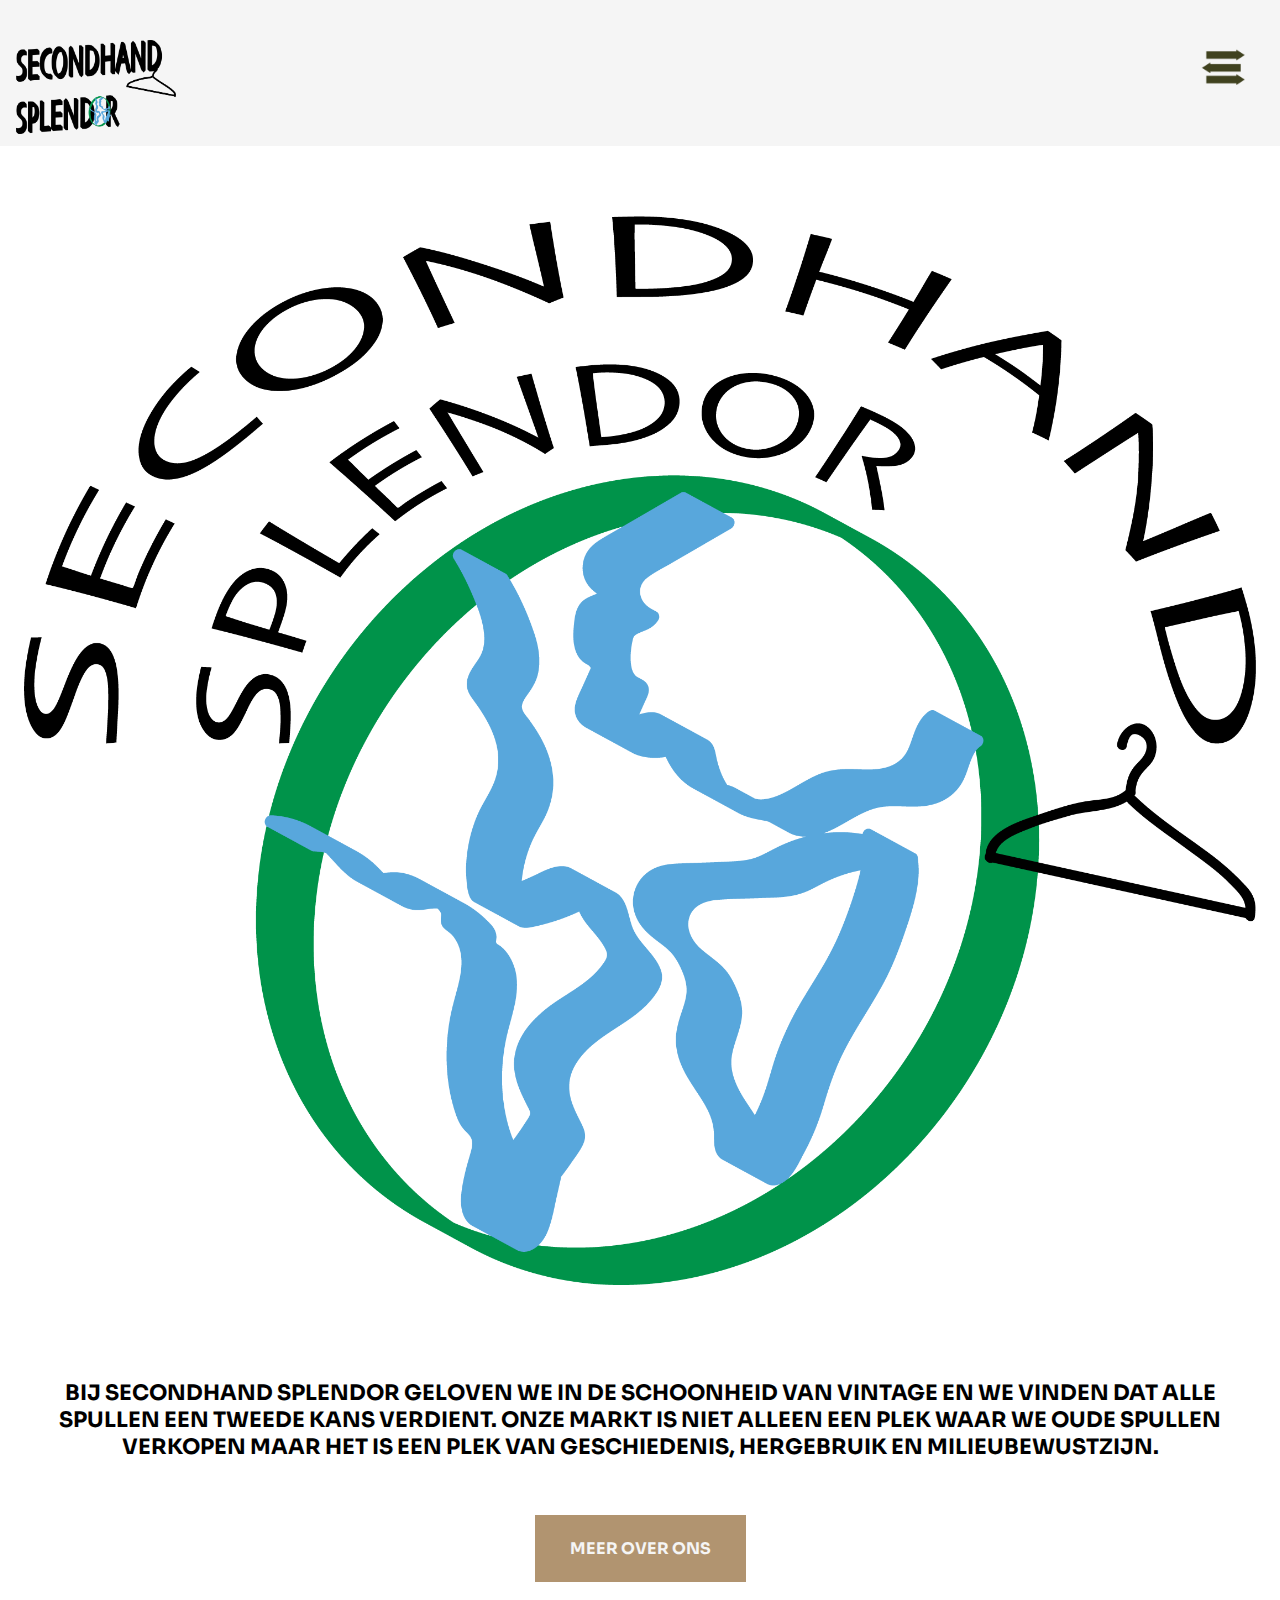
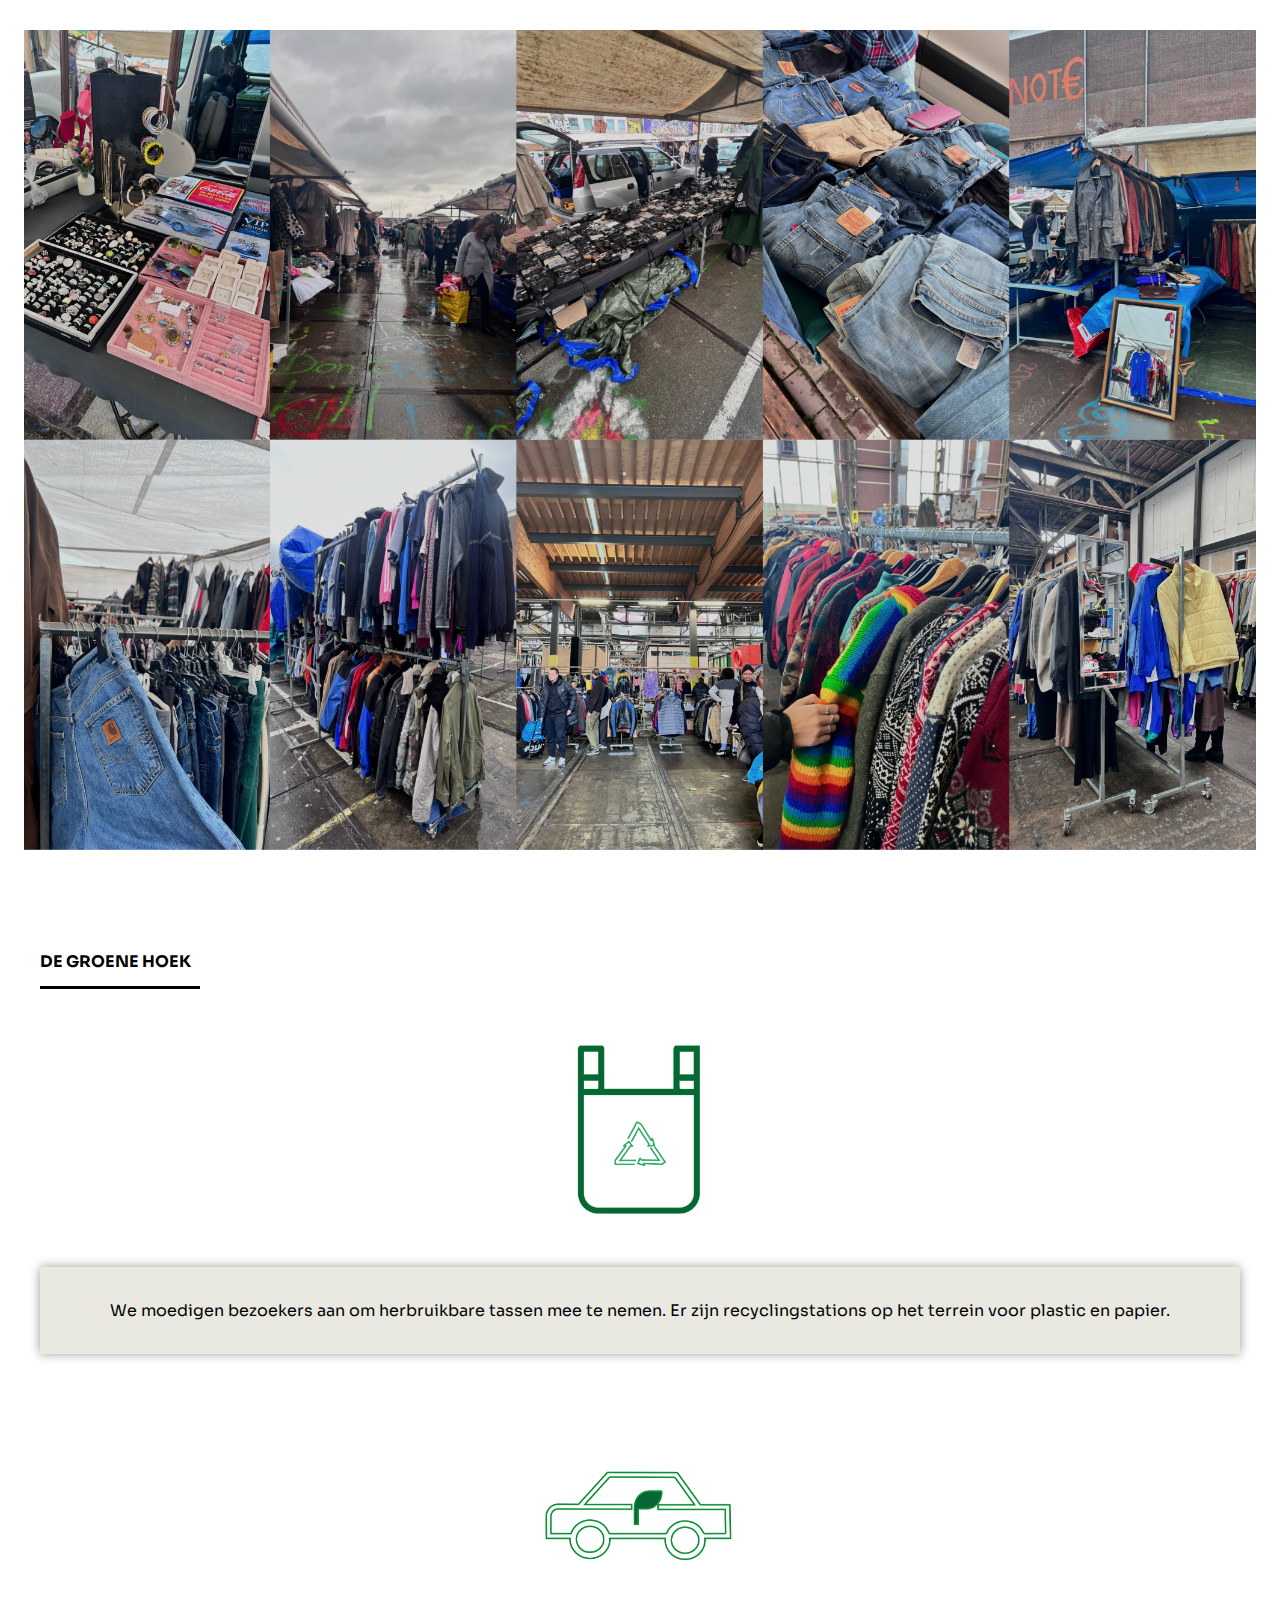
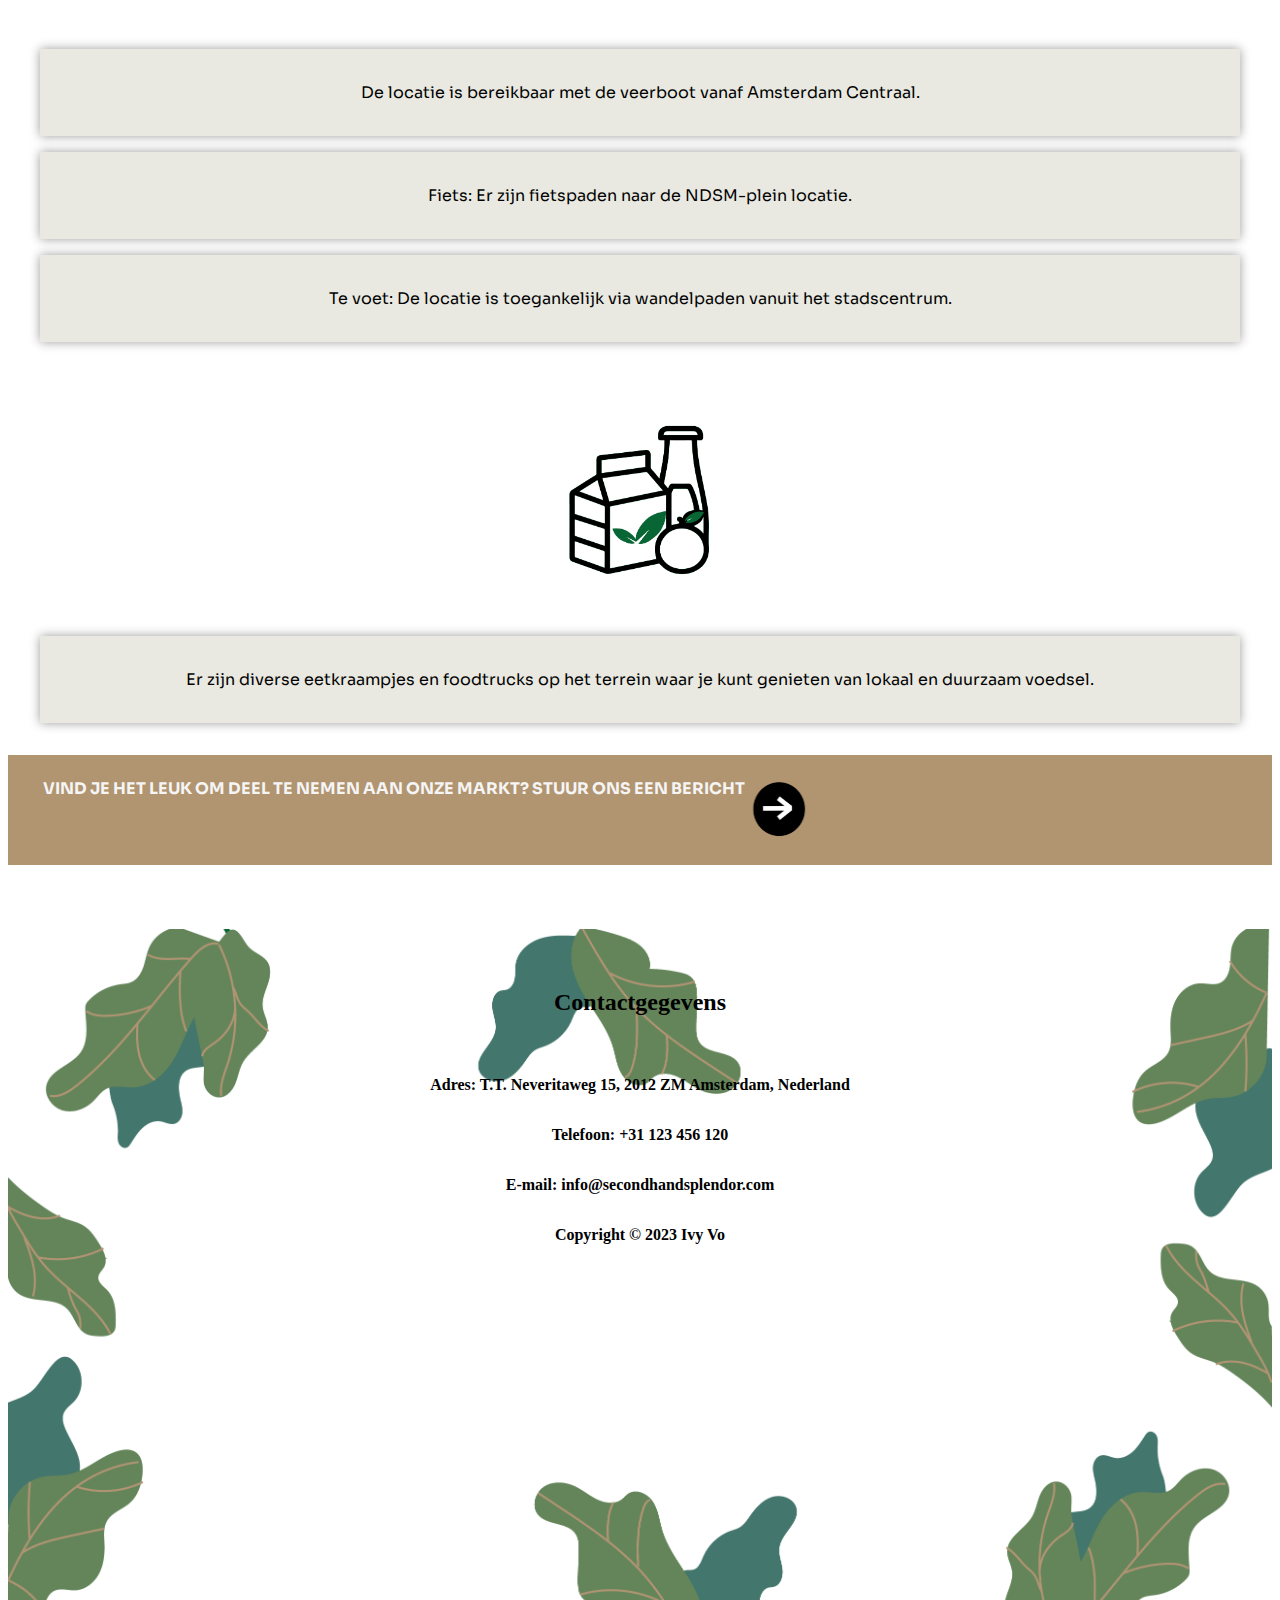
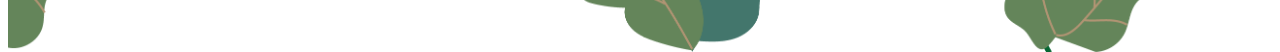
<file: index.html>
<!DOCTYPE html>
<html lang="nl">

<head>
    <meta charset="UTF-8">
    <meta name="viewport" content="width=device-width, initial-scale=1.0">
    <title>Secondhand Splendor</title>
    <link href="style.css" rel="stylesheet">
    <style>
        @import url('https://fonts.googleapis.com/css2?family=Sora&display=swap');
   </style>
</head>
 <body>
    <header>
         <div class="logo"> 
            <img src="img/logoher1.png" alt="Logo">
        </div>
     <input type="checkbox" id="check">
         <label for="check" class="icons">
             <img class ="navlogo" src="img/navlogo.png" alt="Navigatiebar Hamburger"> 
             <img class="close-icons" src="img/close-icons.png" alt="Close menu icon"> 
         </label>
        <nav class="navbar">
            <ul>
                <li><a href="index.html">Over ons</a></li>
                <li><a href="blogeninspiratie.html">Blog en Inspiratie</a></li>
                <li><a href="upcomingevents.html">Events</a></li>
            </ul>
        </nav>
    </header>
 <main>
        <div class="square">
            <img class="fotohome" src="img/logohome.png" alt="Foto logo secondhand splendor">
             <h1> Bij Secondhand Splendor geloven we in de schoonheid van vintage en we vinden dat alle spullen een tweede kans verdient. 
                  Onze markt is niet alleen een plek waar we oude spullen verkopen maar het is een plek van geschiedenis, hergebruik en 
                  milieubewustzijn.</h1>
                <a class="button" href="blogeninspiratie.html"> <strong>Meer over ons</strong></a>
            <img src="img/homepage.jpeg" alt="collage foto van seconhand splendor kraampjes">
        </div>
   
    <section class="info">
        <h2> De groene hoek</h2>
         <div class="separator"></div>
         <img src="img/iconsgroenehoek-07.png" alt="icon recyle tasje">
           <p> We moedigen bezoekers aan om herbruikbare tassen mee te nemen.
               Er zijn recyclingstations op het terrein voor plastic en papier. </p>
        <img src="img/iconsgroenehoek-08.png" alt="voertuig icon">
           <p> De locatie is bereikbaar met de veerboot vanaf Amsterdam Centraal.</p>
           <p>Fiets: Er zijn fietspaden naar de NDSM-plein locatie.</p>
           <p>Te voet: De locatie is toegankelijk via wandelpaden vanuit het stadscentrum.</p> 
         <img src="img/iconsgroenehoek-10.png" alt="eten icon">
           <p>Er zijn diverse eetkraampjes en foodtrucks op het terrein waar je kunt genieten van lokaal en duurzaam voedsel. </p>
    </section>
    <a class="buttonkraampje" href="contact.html"> <strong>Vind je het leuk om deel te nemen aan onze markt? 
        Stuur ons een bericht</strong>
        <img src="img/pijltje.png" alt="pijtje om naar contact formulier te gaan"></a>

<footer class="contact-info">
    <img src="img/footer1.png" alt="foto plantjes boven">
            <h3>Contactgegevens</h3>
            <ol>  
              <li>Adres: T.T. Neveritaweg 15, 2012 ZM Amsterdam, Nederland</li>
              <li> Telefoon: +31 123 456 120</li>
              <li>E-mail: info@secondhandsplendor.com</li>
            </ol>  
            <img src="img/footer.png" alt=" Foto plantjes onder">   
            <p>Copyright © 2023 Ivy Vo</p>   
    </footer>
</main>
<!--bron (hamburger menu): https://www.youtube.com/watch?v=yE9DLIoDwCg-->
</body>
</html>
</file>
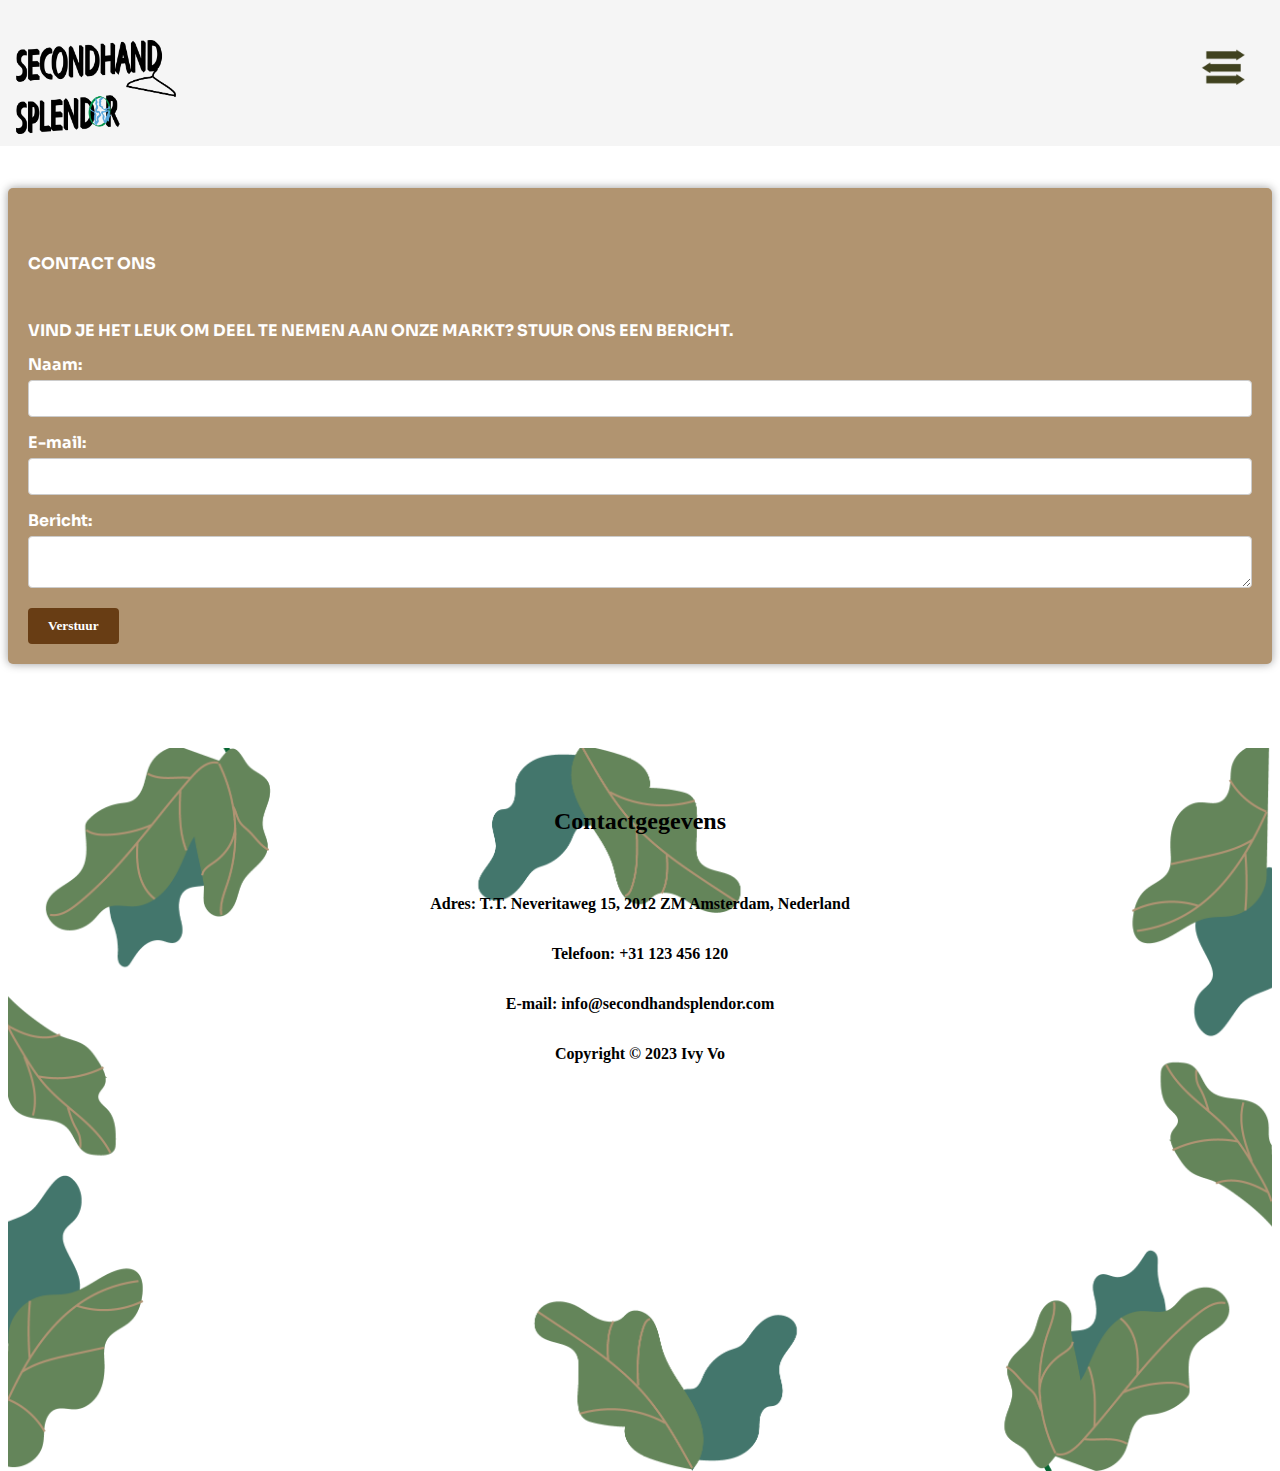
<file: contact.html>
<!DOCTYPE html>
<html lang="nl">

<head>
    <meta charset="UTF-8">
    <meta name="viewport" content="width=device-width, initial-scale=1.0">
    <title>Contact</title>
    <link href="style.css" rel="stylesheet">
    <style>
        @import url('https://fonts.googleapis.com/css2?family=Sora&display=swap');
   </style>
</head>

<body class="achtergrond">
    <header>
        <div class="logo"> 
            <img src="img/logoher1.png" alt="Logo">
        </div>
         <input type="checkbox" id="check">
         <label for="check" class="icons">
             <img class ="navlogo" src="img/navlogo.png" alt="Navigatiebar Hamburger"> 
             <img class="close-icons" src="img/close-icons.png" alt="Close menu icon"> 
        </label>
        <nav class="navbar">
            <ul>
                <li><a href="index.html">Over ons</a></li>
                <li><a href="blogeninspiratie.html">Blog en Inspiratie</a></li>
                <li><a href="upcomingevents.html">Events</a></li>
            </ul>
        </nav>
    </header>
<main> 
 <article class="contact">
    <h2> Contact ons</h2>
        <h2>Vind je het leuk om deel te nemen aan onze markt? 
            Stuur ons een bericht.</h2>
        <form action="process_form.php" method="post">
            <label for="name">Naam:</label>
            <input type="text" id="name" name="name" required>

            <label for="email">E-mail:</label>
            <input type="email" id="email" name="email" required>

            <label for="message">Bericht:</label>
            <textarea id="message" name="message" required></textarea>

            <input type="submit" value="Verstuur">
        </form>
 </article> 

<footer class="contact-info">
    <img src="img/footer1.png" alt="foto plantjes boven">
            <h3>Contactgegevens</h3>
            <ol>  
              <li>Adres: T.T. Neveritaweg 15, 2012 ZM Amsterdam, Nederland</li>
              <li> Telefoon: +31 123 456 120</li>
              <li>E-mail: info@secondhandsplendor.com</li>
            </ol>  
            <img src="img/footer.png" alt=" Foto plantjes onder">   
            <p>Copyright © 2023 Ivy Vo</p>   
    </footer>
</main>
 <!--bron contact form: https://www.w3schools.com/howto/howto_css_contact_form.asp-->   
</body>
</html>
</file>
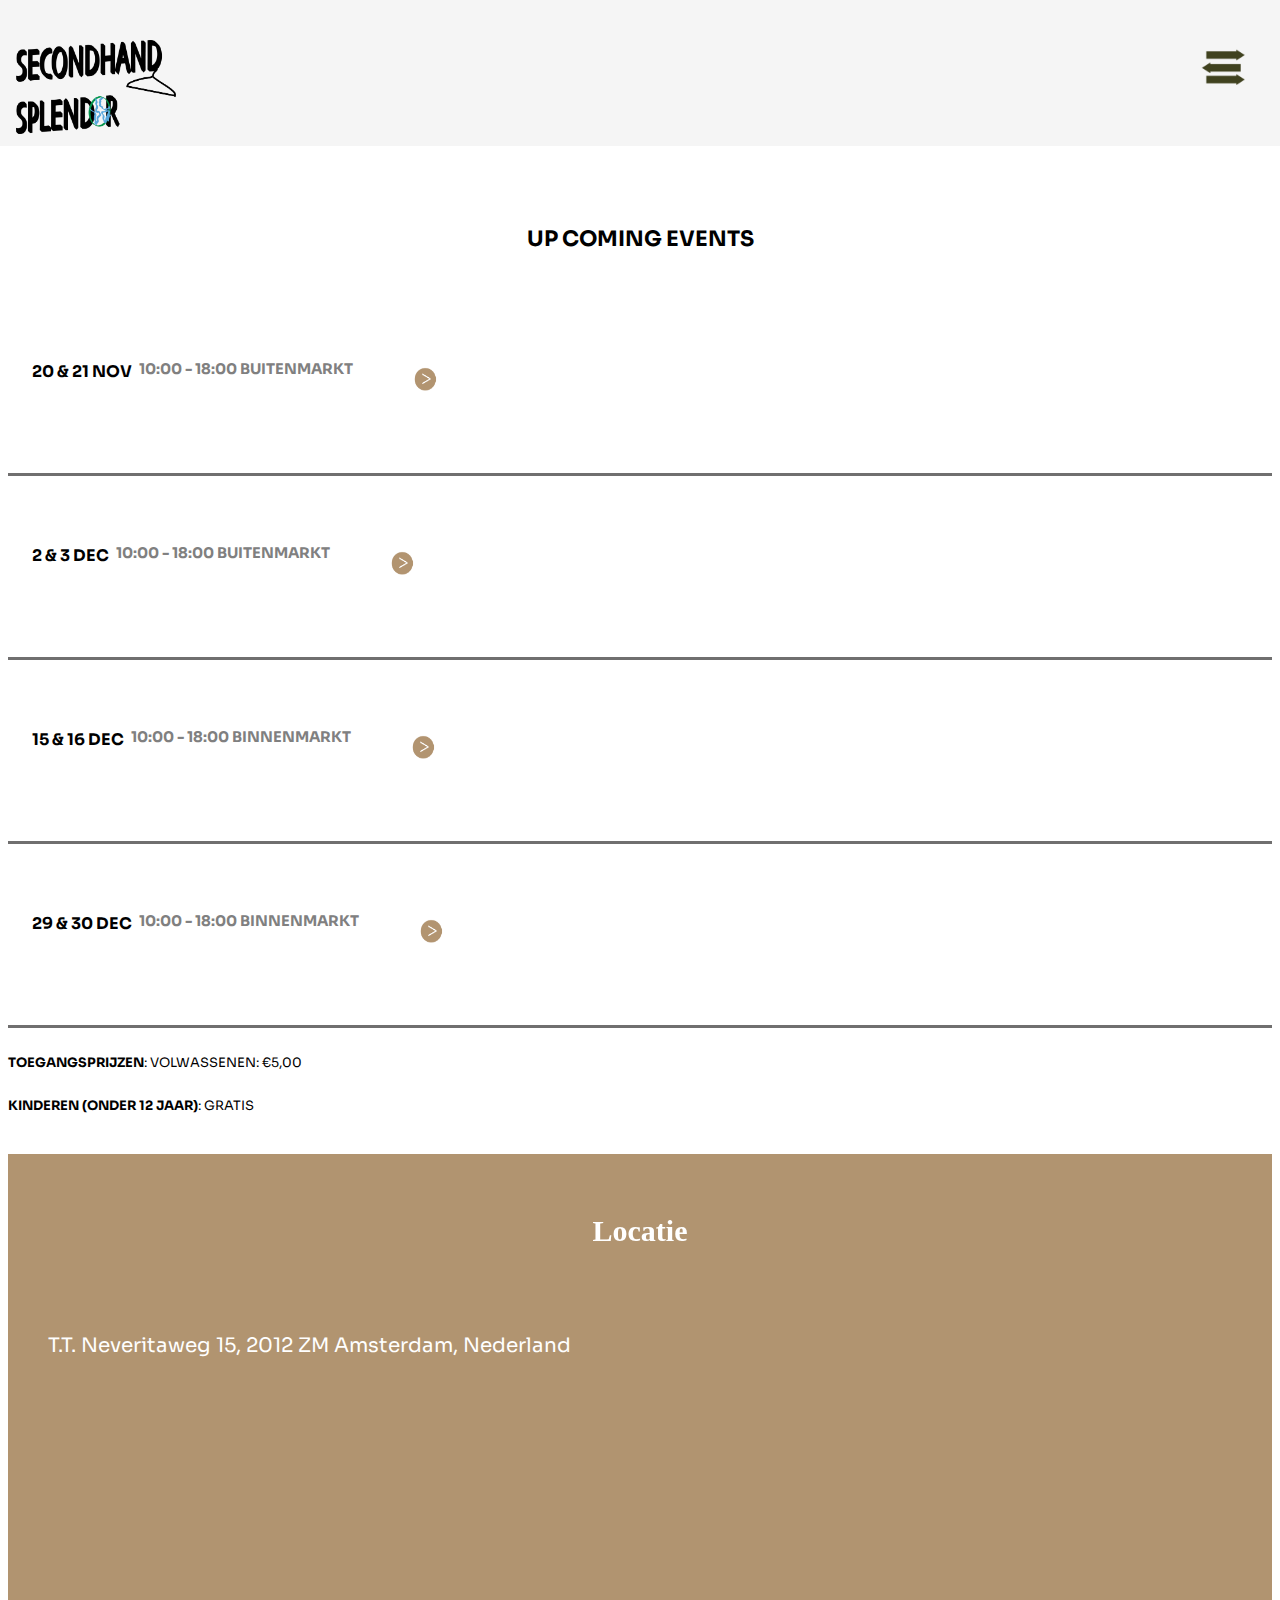
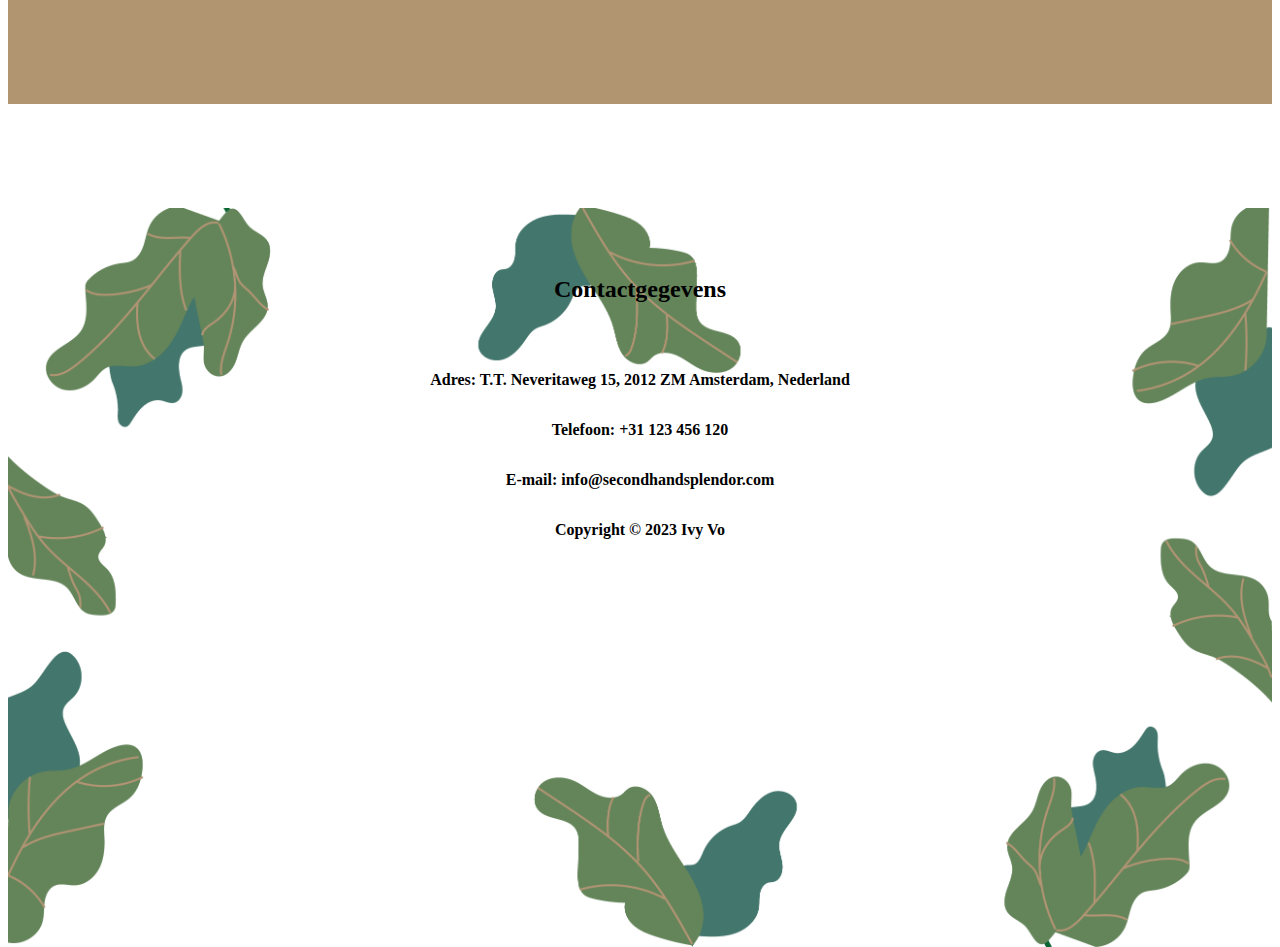
<file: upcomingevents.html>
<!DOCTYPE html>
<html lang="nl">

<head>
    <meta charset="UTF-8">
    <meta name="viewport" content="width=device-width, initial-scale=1.0">
    <title>Events</title>
    <link href="style.css" rel="stylesheet">
    <style>
      @import url('https://fonts.googleapis.com/css2?family=Sora&display=swap');
   </style>
</head>

<body>
  <header>
        <div class="logo"> 
            <img src="img/logoher1.png" alt="Logo">
        </div>
        <input type="checkbox" id="check">
        <label for="check" class="icons">
            <i class="navlogo"> <img src="img/navlogo.png" alt="Navigatiebar Hamburger"> </i>
            <i class="close-icons"> <img src="img/close-icons.png" alt="Close menu icon"> </i>
        </label>
        <nav class="navbar">
          <ul>
              <li><a href="index.html">Over ons</a></li>
              <li><a href="blogeninspiratie.html">Blog en Inspiratie</a></li>
              <li><a href="upcomingevents.html">Events</a></li>
          </ul>
      </nav>
    </header>
  <main>
     <article> 
        <h1> Up coming events </h1>
        <div class="card">
            <div class="datum"> 
       <h2> 20 & 21 Nov </h2>
            <h3>10:00 - 18:00 buitenmarkt </h3> 
               <div class="buttonevents"> 
                 <a class="button3" href=""><img src="img/pijltjeticket.png" alt="Pijltje om ticket te kopen"> </a>
               </div>
            </div>  
            <div class="separator1"></div>
          </div> 
  
          <div class="card">
            <div class="datum"> 
       <h2> 2 & 3 dec </h2>
       <h3>10:00 - 18:00 buitenmarkt </h3> 
               <div class="buttonevents"> 
                 <a class="button3" href=""><img src="img/pijltjeticket.png" alt="Pijltje om ticket te kopen"> </a>
              </div>
            </div>  
            <div class="separator1"></div>
          </div> 

          <div class="card">
            <div class="datum"> 
       <h2> 15 & 16 dec </h2>
       <h3>10:00 - 18:00 binnenmarkt </h3> 
               <div class="buttonevents"> 
                 <a class="button3" href=""><img src="img/pijltjeticket.png" alt="Pijltje om ticket te kopen"> </a>
              </div>
            </div>  
            <div class="separator1"></div>
          </div> 
        
          <div class="card">
            <div class="datum"> 
       <h2> 29 & 30 dec</h2>
       <h3>10:00 - 18:00 binnenmarkt </h3> 
               <div class="buttonevents"> 
                 <a class="button3" href=""><img src="img/pijltjeticket.png" alt="Pijltje om ticket te kopen"> </a>
              </div>
            </div>  
            <div class="separator1"></div>
            <p><strong>Toegangsprijzen</strong>: Volwassenen: €5,00</p>
            <p><strong>Kinderen (onder 12 jaar)</strong>: Gratis </p>
          </div> 
</article>      
   <section class="locatie">
        <h4> Locatie</h4>
          <p>T.T. Neveritaweg 15, 2012 ZM Amsterdam, Nederland</p>
            <div class="map"> 
               <p><iframe src="https://www.google.com/maps/embed?pb=!1m18!1m12!1m3!1d73448.80755666048!2d4.859376718631653!3d52.396220384520355!2m3!1f0!2f0!3f0!3m2!1i1024!2i768!4f13.1!3m3!1m2!1s0x47c6083998758ead%3A0xed9443c0ae9a8703!2sT.T.%20Neveritaweg%2015%2C%202012%20ZM%20Amsterdam%2C%20Nederland!5e0!3m2!1snl!2sus!4v1698934677162!5m2!1snl!2sus" 
            title="Google map route naar Seconhand Splendor in Amsterdam" width="300" height="300" style="border:0;" 
            allowfullscreen="" loading="lazy" referrerpolicy="no-referrer-when-downgrade"></iframe></p>
            </div>
    </section>
<footer class="contact-info">
  <img src="img/footer1.png" alt="foto plantjes boven">
        <h4>Contactgegevens</h4>
          <ol>  
            <li>Adres: T.T. Neveritaweg 15, 2012 ZM Amsterdam, Nederland</li>
            <li> Telefoon: +31 123 456 120</li>
            <li>E-mail: info@secondhandsplendor.com</li>
          </ol>  
          <img src="img/footer.png" alt=" Foto plantjes onder">   
          <p>Copyright © 2023 Ivy Vo</p>   
  </footer>
</main>
</body>
</html>
</file>
<file: style.css>
* { 
    padding: 0;
    box-sizing: border-box; 
}

/* Navigatie menu*/

body {
    background-color: white;
}

header {
    position: fixed;
    top: 0;
    left: 0;
    width: 100%;
    padding: 0.5em 1em 0.5em 1em;
    display: flex;
    justify-content: space-between;
    align-items: center;
    background:rgba(237, 237, 237, 0.554);
}

.logo img {
    width: 10em; 
    padding-top: 2em;
}

.icons img {
    padding-right: 0em;
    width: 5em;
    cursor: pointer;
    display: none;
    display: inline-flex;
}

#check:checked~.icons .navlogo {
    display: none;
}

.icons .close-icons {
    display: none;
}

#check:checked~.icons .close-icons {
    display: block;
}

.navbar {
    position: absolute;
    top: 100%;
    left: 0;
    width: 100%;
    height: 0rem;
    background: #e9e9e1;
    overflow: hidden;
    transition: 0.3s ease;
}

#check:checked~.navbar {
    height: 15.5rem;
}

#check:checked~.navbar a {
    transform: translateY(0);
}

#check {
    display: none;
}

ul {
    font-size: 15pt;
    padding: 35px 0;
    font-family:'sora';
    font-weight: bold;
    justify-content: space-between;
    text-transform: uppercase;
}

li a {
    text-decoration: none;
    color:#000000; 
    border-bottom: 2px solid transparent;
    transition: all .55s ease;
    list-style: none;
    margin:auto; 
}

li a:hover {
    border-bottom:2px solid #A6CF8E; 
}

li {
    list-style: none;
    margin-bottom: 2em;
}


/* Home pagina */

.square {
    text-align: center;
    justify-content: center;
    color:black;
    font-family: 'sora'; 
}

.fotohome {
    width: 100%;
    padding: 2em;
}

h1 {
    color: black;
    padding-top: 2em;
    text-transform: uppercase;
    font-size: 16pt;
    padding: 2em 0.5em 1.2em 0.5em;
    font-family: 'sora';
    text-align: center;
}

h2 {
    color: black;
    padding-top: 2em;
    text-transform: uppercase;
    font-size: 12pt;
    font-family: 'sora';
    text-align: left;
}

.square p {
    padding-bottom: 2em;
}

.square img {
    width:100%;
    padding: 3em 1em 2em 1em;
}

.button {
    color: #F5F5F5;
    background-color: #B19470;
    padding: 20px;
    padding-left: 2em;
    padding-right: 2em;
    border: 3px solid #B19470;
    text-decoration: none;
    font-family: 'sora';
    display: inline-block;
    margin-top: 15px;
    text-transform: uppercase;
}

.button:hover {
    background-color: transparent;
    color:black; 
}

.buttonkraampje {
    color: #F5F5F5;
    background-color: #B19470;
    padding: 20px;
    padding-left: 2em;
    padding-right: 2em;
    border: 3px solid #B19470;
    text-decoration: none;
    font-family: 'sora';
    margin-top: 15px;
    text-transform: uppercase;
    display: flex;

}

.buttonkraampje img {
    width: 4em;
    height: 4em;
  
}

main {
    padding-top: 10em;
}

.blogcard {
    color:rgb(0, 0, 0); 
    padding: 2em;
    margin-top: 2em;
    font-size: 11pt;
    font-family: 'sora';
}

#blog img {
    width:50vw;
    border-radius: 3em;
    margin:1em;
    flex-wrap:wrap;
    display:flex;
}

#blog {
    display:flex;
    flex-wrap: wrap;
}

.buttonblog {
    color: #F5F5F5;
    background-color: black;
    padding: 20px;
    padding-left: 2em;
    padding-right: 2em;
    border-radius: 30px;
    font-weight: bold;
    font-family: 'sora';
    justify-content: center;
    display: inline-block;
    margin-top: 15px;
    font-weight: bold;
}

.content {
    display: none;
    transition: 0.5s linear;
}

.blog2 {
    color:black; 
    padding: 2em;
    margin-top: 2em;
    font-size: 11pt;
    font-family: 'sora';
    flex-wrap: wrap;
}

.blogcard h1 {
    color: black;
    padding-top: 2em;
    text-transform: uppercase;
    font-size: 2em;
    padding: 2em 0.5em 1.2em 0.5em;
    font-family: 'sora';
    text-align: center;
}

.blogcard1 img {
    width: 100%;
    padding-left: 1em;
}

#check1:checked  ~ .content {
    display: block;
}

#check1 {
    display: none;
}


/* Events*/

.card {
    font-family: 'sora';
    cursor: pointer;
    text-transform: uppercase;
   
}

.card h3 {
    color: grey;
    padding: 2em 0.5em 1.2em 0.5em;
    font-size: 11pt;
}

.datum {
    font-family: 'sora';
    cursor: pointer;
    text-transform: uppercase;
    display: flex;
    padding: 1.5em;

}

.card p {
    color:black;
    font-size: 13px;
    margin-top: 2em;

}

.buttonevents {
    text-align: center;
    padding: 3em;

}

.buttonevents img{
     width: 2em;
     height: 2em;
}


.eventsfoto img {
    width: 100%;
    border-radius: .5rem;

}

.separator {
    height: 3px;
    background-color: black;
    width: 10em;
}

.separator1 {
    height: 3px;
    background-color: rgb(112, 111, 111);
    width: 100%;
}

.locatie img{ 
    width: 100%;
}

.locatie p {
    margin: 2em;
    font-size: 15pt;

}

.locatie h4 {
    text-align: center;
    padding-top: 2em;
    color: white;
}

.locatie {
    background-color: #B19470;
    color: #ffffff; 
    font-size: 15pt;
    margin-top: 2em;
    font-family: 'sora';

}

iframe {
    width: 100%;
}

.button1 {
    color: black;
    background-color:#a1a18a ;
    padding:1em;
    border: 3px solid whitesmoke;
    border-radius: 30px;
    text-decoration: none;
    font-family: 'roboto mono';
    text-align: center;
    font-weight: bold;
}

.button1:hover { 
    background-color: transparent;
    border: 3px solid #a1a18a;

}

.button3 {
    background-color: transparent;
}

/* Inspiratiegallerij en blog */

.keywords {
    display:flex;
    flex-wrap:wrap;
    justify-content: space-around;
    padding-bottom: 5em;
}

.keywords img {
    width: 100%;

}

.search {
    width: 100%;
    display: flex;
    padding:10px;
  }
  
  .searchTerm {
    width: 100%;
    border: 3px solid #a1a18a;
    padding: 5px;
    height: 40px;
    border-radius: 5px 0 0 5px;
    color: grey;
  }

  .inspoicon img {
    width: 23%;
  }
  

/* Contact */

.info {
    color: #020202; 
    font-size: 12pt;
    font-family: 'sora';
    margin: 2em;
    justify-content: center;
    text-align: center;
}

.info p {
    border: 1px solid transparent;
    background-color:#e9e9e1; 
    padding: 2em;
    box-shadow: 0 0 10px rgba(0, 0, 0, 0.392);
}

.info img {
    width: 20%;
    padding-top: 2em;
    
}

.contact h2 {
    color: #ffffff;
    font-weight: bold;
}

.contact {
    width: 100%;
    margin: 20px auto;
    background-color:#B19470;
    padding: 20px;
    border-radius: 5px;
    font-family: 'sora';
    color: #ffffff;
    font-weight: bold;
    box-shadow: 0 0 10px rgba(0, 0, 0, 0.392);
}

form label {
    display: block;
    margin-bottom: 5px;
    font-weight: bold;
}

form input[type="text"],
form input[type="email"],
form textarea {
    width: 100%;
    padding: 10px;
    margin-bottom: 15px;
    border: 1px solid #ccc;
    border-radius: 4px;
}

form input[type="submit"] {
    background-color: #683D14;
    color: #fff;
    padding: 10px 20px;
    border: none;
    border-radius: 4px;
    cursor: pointer;
    font-family: 'roboto mono';
    font-weight: bold;
}

.contact-info h3, h4 {
    text-align: center;
    color: #000000;
    font-family: 'open sans';
    font-weight: bold;
    font-size: 1.5em;;
    padding: 1.5em;
    position: relative;

}

.contact-info { 
    width: 100%;
    color: #000000;
    font-family: 'open sans';
    font-weight: bold;
    padding-top: 4em;
}

.contact-info img{
    width: 100%;
    position: absolute;
    padding-right: 1rem;
}
.contact-info p, li {
    position: relative;
    text-align: center;
}
</file>
